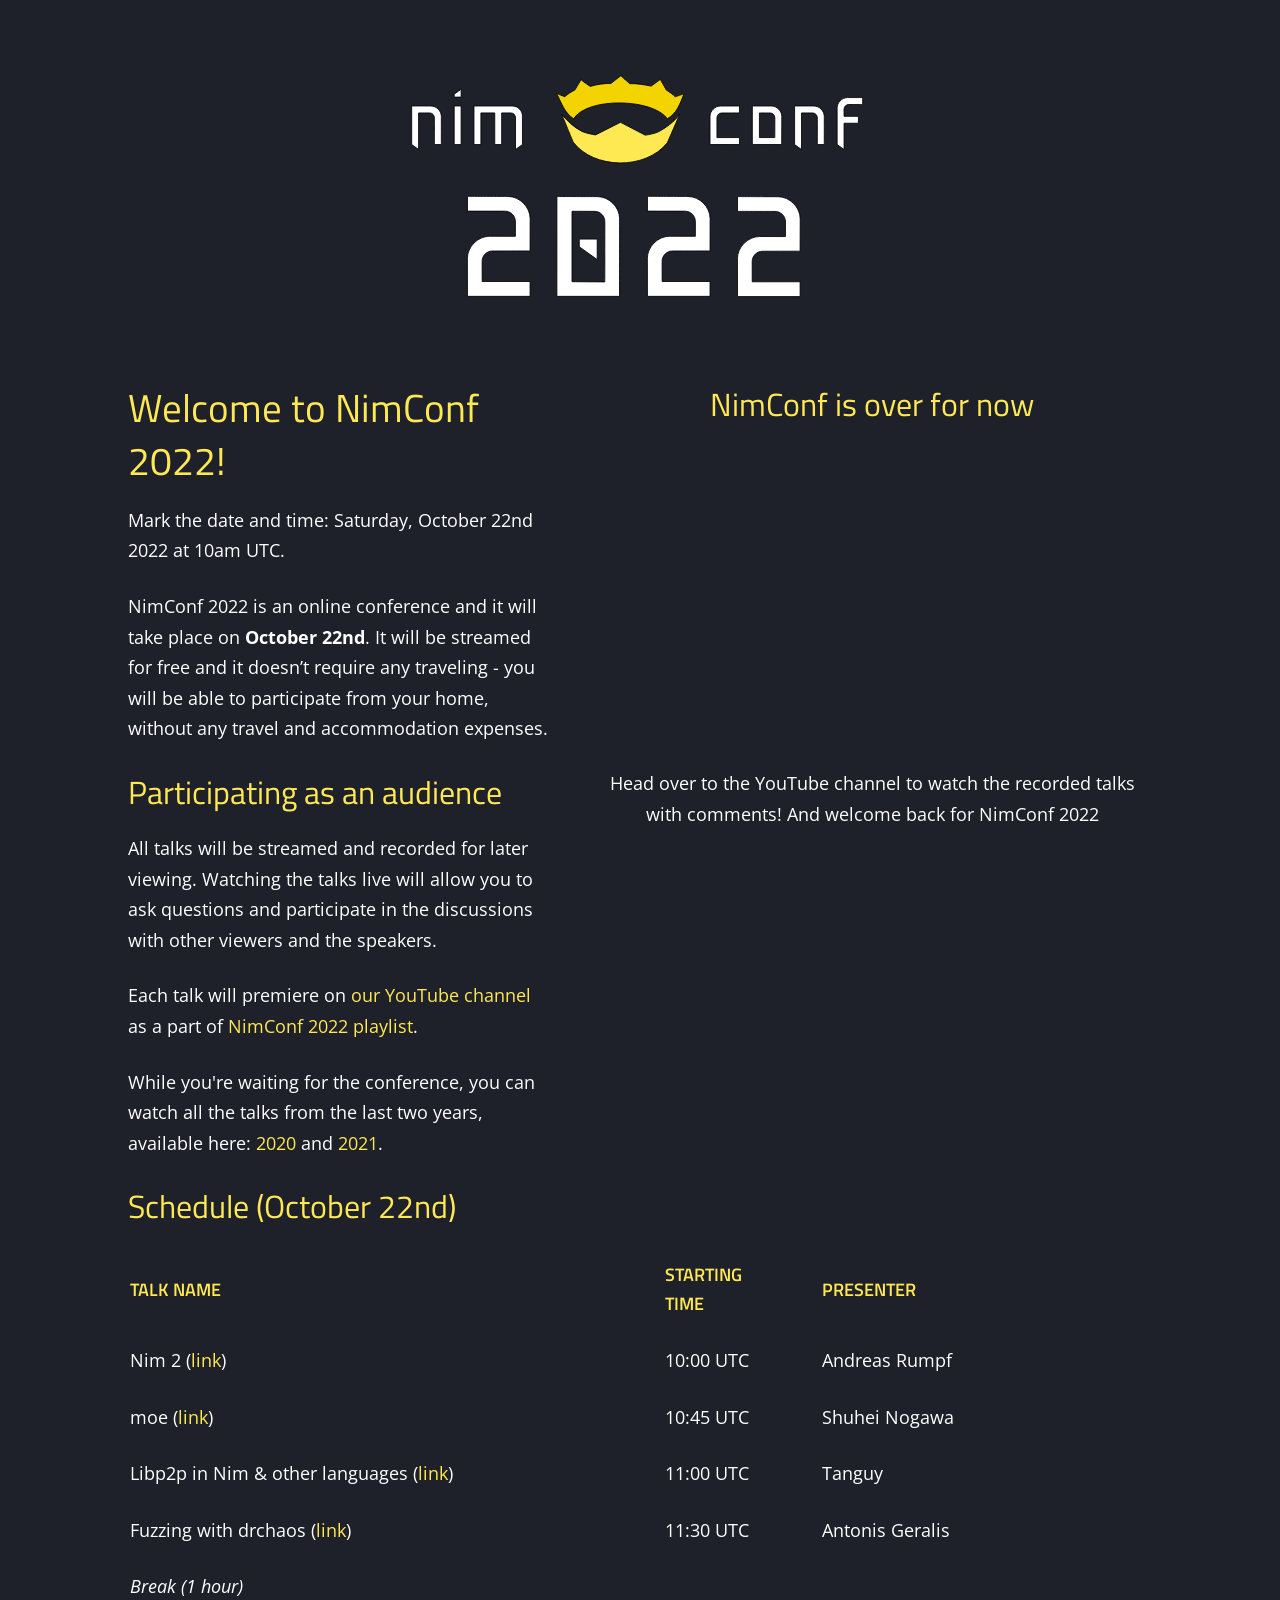
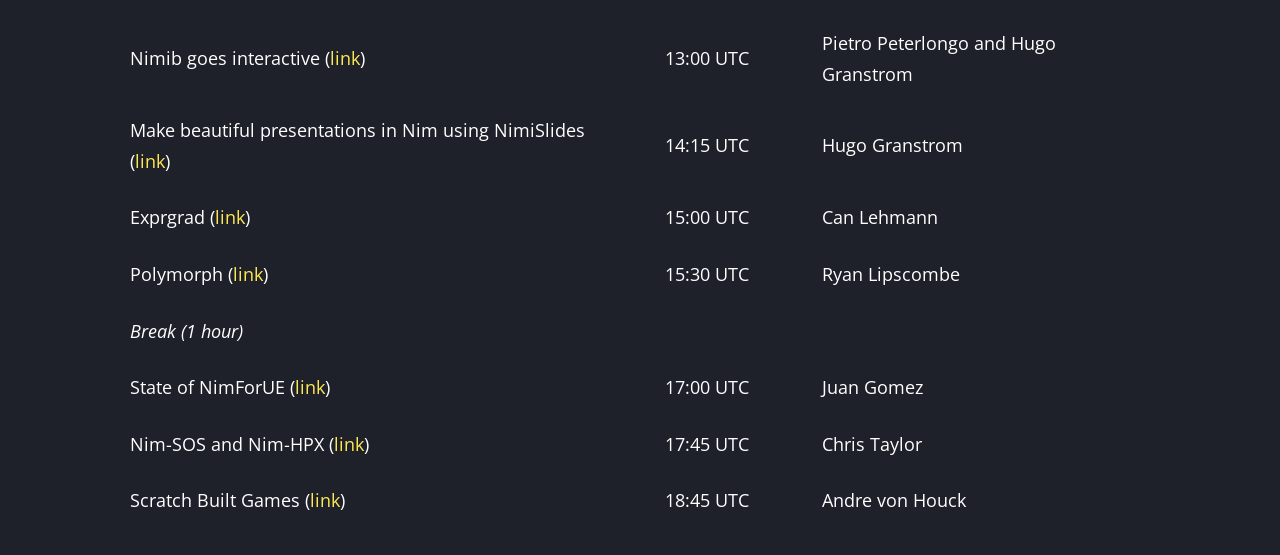
<file: 2022/index.html>
<!doctype html>
<html lang="en">
  <head>
    <title>NimConf 2022 - Online Nim conference</title>
    <meta charset="utf-8">
    <meta name="charset" content="utf-8">
    <link href="https://fonts.googleapis.com/css?family=Inconsolata|Open+Sans|Titillium+Web" rel="stylesheet">
    <link href="normalize.min.css" rel="stylesheet">
    <link href="variables.min.css" rel="stylesheet">
    <link href="skeletal.min.css" rel="stylesheet">

    <meta name="viewport" content="width=device-width, initial-scale=1">
    <meta name="description" content="NimConf 2022 will take place on October 22nd at 10am UTC. Streamed live and for free from YouTube.">

    <meta name="twitter:description" content="NimConf 2022 will take place on October 22nd at 10am UTC. Streamed live and for free from YouTube.">
    <meta property="og:description" content="NimConf 2022 will take place on October 22nd at 10am UTC. Streamed live and for free from YouTube.">

    <meta name="twitter:title" content="NimConf 2022">
    <meta name="twitter:site" content="@nim_lang">
    <meta name="twitter:card" content="summary_large_image">
    <meta name="twitter:image" content="twitter_banner.png">

    <meta property="og:title" content="NimConf 2022">
    <meta property="og:site_name" content="NimConf 2022">
    <meta property="og:type" content="website">
    <meta property="og:image" content="twitter_banner.png">
    <meta property="og:image:type" content="image/png">
    <meta property="og:image:width" content="1000">
    <meta property="og:image:height" content="500">
    <meta property="og:image:alt" content="NimConf 2022">

    <style>
      .countdowntable {
        border-spacing: 8px 4px;
        margin: 0 auto;
      }
      .countdowntable td, .countdowntable th {
        text-align: center;
        background-color: #2b2e3b;
        border-radius: 2px;
      }
      .countdowntable th:first-child, .countdowntable td:first-child {
        padding-left: var(--font-size);
      }
      .countdowntable th:last-child, .countdowntable td:last-child {
        padding-right: var(--font-size);
      }
      th > h6 {
        margin-bottom: 0;
      }
      a {
        text-decoration: none;
      }
      a:hover {
        text-decoration: underline;
      }
      li {
        list-style-type: none;
      }
      li:before {
        content: "» ";
        font-weight: bold;
        margin-right: 8px;
        color: #ffe953;
      }
    </style>
    <!-- Global site tag (gtag.js) - Google Analytics -->
    <script async src="https://www.googletagmanager.com/gtag/js?id=UA-48159761-2"></script>
    <script>
      window.dataLayer = window.dataLayer || [];
      function gtag(){dataLayer.push(arguments);}
      gtag('js', new Date());

      gtag('config', 'UA-48159761-2');
    </script>
  <script defer data-domain="conf.nim-lang.org" src="https://plausible.io/js/plausible.js"></script>
  </head>
  <body>
    <div class="container">
      <div class="u-hero u-center"><img width="500px" src="nim-conf-2022.svg"/></div>
      <div class="row">
        <div class="seven columns">
          <h3>Welcome to NimConf 2022!</h3>
          <p>Mark the date and time: Saturday, October 22nd 2022 at 10am UTC.</p>

          <p>NimConf 2022 is an online conference and it will take place on <strong>October 22nd</strong>.
          It will be streamed for free and it doesn’t require any traveling - you will be
          able to participate from your home, without any travel and accommodation expenses.</p>

          <h4 id="participating-as-an-audience">Participating as an audience</h4>

          <p>All talks will be streamed and recorded for later viewing.
          Watching the talks live will allow you to ask questions and participate in the
          discussions with other viewers and the speakers.</p>

          <p>Each talk will premiere on <a href="https://www.youtube.com/channel/UCDAYn_VFt0VisL5-1a5Dk7Q">our YouTube channel</a>
          as a part of <a href="https://www.youtube.com/watch?v=aDi50K_Id_k&list=PLxLdEZg8DRwSQQaK0UVRd1DaetVc3lIwr">NimConf 2022 playlist</a>.</p>

          <p>While you're waiting for the conference, you can watch all the talks from the last two years, available here: <a href="2020/">2020</a> and <a href="2021/">2021</a>.</p>
        </div>
        <div class="five columns">
          <div class="u-center" id="countdowncontainer">
            <h4>Streaming live in:</h4>
            <p>
              <table class="countdowntable">
                <thead>
                  <tr>
                    <th><h6>Days</h6></th>
                    <th><h6>Hours</h6></th>
                    <th><h6>Minutes</h6></th>
                    <th><h6>Seconds</h6></th>
                  </tr>
                </thead>
                <tbody id="countdown"></tbody>
              </table>
            </p>
          </div>
          <!--
          <h4>Relevant links and discussions</h4>
          <ul>
            <li><a href="https://nim-lang.org/blog/2022/05/14/nim-conference.html">Announcement blog-post</a></li>
            <li><a href="https://forum.nim-lang.org/t/6394">Hackathon discussion</a></li>
            <li>#nimconf discussion <a href="irc://freenode.net/nimconf">IRC</a>/<a href="https://discord.gg/pnFXTKA">Discord</a> (bridged)</li>
          </ul>
          -->
        </div>
      </div>
      <div class="row">
        <div class="twelve columns">
          <h4 id="time-schedule">Schedule (October 22nd)</h4>
          <table>
            <thead>
              <tr>
                <th><h6>Talk name</h6></th>
                <th><h6>Starting time</h6></th>
                <th><h6>Presenter</h6></th>
              </tr>
            </thead>
            <tbody>
              <tr>
                <td>Nim 2 (<a href="https://www.youtube.com/watch?v=aDi50K_Id_k&list=PLxLdEZg8DRwSQQaK0UVRd1DaetVc3lIwr&index=1">link</a>)</td>
                <td>10:00 UTC</td>
                <td>Andreas Rumpf</td>
              </tr>
            </tbody>
            <tbody>
              <tr>
                <td>moe (<a href="https://www.youtube.com/watch?v=ZXo4-xaLNiE&list=PLxLdEZg8DRwSQQaK0UVRd1DaetVc3lIwr&index=2">link</a>)</td>
                <td>10:45 UTC</td>
                <td>Shuhei Nogawa</td>
              </tr>
            </tbody>
            <tbody>
              <tr>
                <td>Libp2p in Nim & other languages (<a href="https://www.youtube.com/watch?v=r54k9QI-r_A&list=PLxLdEZg8DRwSQQaK0UVRd1DaetVc3lIwr&index=3">link</a>)</td>
                <td>11:00 UTC</td>
                <td>Tanguy</td>
              </tr>
            </tbody>
            <tbody>
              <tr>
                <td>Fuzzing with drchaos (<a href="https://www.youtube.com/watch?v=6gsgg1zpTTQ&list=PLxLdEZg8DRwSQQaK0UVRd1DaetVc3lIwr&index=4">link</a>)</td>
                <td>11:30 UTC</td>
                <td>Antonis Geralis</td>
              </tr>
            </tbody>
            <tbody>
              <tr>
                <td><em>Break (1 hour)</em></td>
              </tr>
            </tbody>
            <tbody>
              <tr>
                <td>Nimib goes interactive (<a href="https://www.youtube.com/watch?v=hZ7wX1kgnuc&list=PLxLdEZg8DRwSQQaK0UVRd1DaetVc3lIwr&index=5">link</a>)</td>
                <td>13:00 UTC</td>
                <td>Pietro Peterlongo and Hugo Granstrom</td>
              </tr>
            </tbody>
            <tbody>
              <tr>
                <td>Make beautiful presentations in Nim using NimiSlides (<a href="https://www.youtube.com/watch?v=Sf1TndCcIlU&list=PLxLdEZg8DRwSQQaK0UVRd1DaetVc3lIwr&index=6">link</a>)</td>
                <td>14:15 UTC</td>
                <td>Hugo Granstrom</td>
              </tr>
            </tbody>
            <tbody>
              <tr>
                <td>Exprgrad (<a href="https://www.youtube.com/watch?v=YXD8ZODahts&list=PLxLdEZg8DRwSQQaK0UVRd1DaetVc3lIwr&index=7">link</a>)</td>
                <td>15:00 UTC</td>
                <td>Can Lehmann</td>
              </tr>
            </tbody>
            <tbody>
              <tr>
                <td>Polymorph (<a href="https://www.youtube.com/watch?v=QHSHtFRw0CQ&list=PLxLdEZg8DRwSQQaK0UVRd1DaetVc3lIwr&index=8">link</a>)</td>
                <td>15:30 UTC</td>
                <td>Ryan Lipscombe</td>
              </tr>
            </tbody>
            <tbody>
              <tr>
                <td><em>Break (1 hour)</em></td>
              </tr>
            </tbody>
            <tbody>
              <tr>
                <td>State of NimForUE (<a href="https://www.youtube.com/watch?v=0b3ixaz2uOg&list=PLxLdEZg8DRwSQQaK0UVRd1DaetVc3lIwr&index=9">link</a>)</td>
                <td>17:00 UTC</td>
                <td>Juan Gomez</td>
              </tr>
            </tbody>
            <tbody>
              <tr>
                <td>Nim-SOS and Nim-HPX (<a href="https://www.youtube.com/watch?v=iWm1u1geJmo&list=PLxLdEZg8DRwSQQaK0UVRd1DaetVc3lIwr&index=10">link</a>)</td>
                <td>17:45 UTC</td>
                <td>Chris Taylor</td>
              </tr>
            </tbody>
            <tbody>
              <tr>
                <td>Scratch Built Games (<a href="https://www.youtube.com/watch?v=aKg5PxUi_eA&list=PLxLdEZg8DRwSQQaK0UVRd1DaetVc3lIwr&index=11">link</a>)</td>
                <td>18:45 UTC</td>
                <td>Andre von Houck</td>
              </tr>
            </tbody>
          </table>
        </div>
      </div>
    </div>
    <script>
      // Set the date we're counting down to
      var countDownDate = new Date(Date.UTC(2022, 9, 22, 10)).getTime();
      var endDate = new Date(Date.UTC(2022, 9, 22, 20)).getTime();

      var update = function() {

        // Get today's date and time
        var now = new Date().getTime();

        // Find the distance between now and the count down date
        var distance = countDownDate - now;

        // Time calculations for days, hours, minutes and seconds
        var days = Math.floor(distance / (1000 * 60 * 60 * 24));
        var hours = Math.floor((distance % (1000 * 60 * 60 * 24)) / (1000 * 60 * 60));
        var minutes = Math.floor((distance % (1000 * 60 * 60)) / (1000 * 60));
        var seconds = Math.floor((distance % (1000 * 60)) / 1000);

        // Output the result in an element with id="demo"
        document.getElementById("countdown").innerHTML = "<tr><td>" + days + "</td><td>" + hours + "</td><td>"
          + minutes + "</td><td>" + seconds + "</td></tr>";

        // If the count down is over, write some text
        if (distance < 0) {
          if (endDate - now >= 0) {
            var url = "https://www.youtube.com/embed/videoseries?list=PLxLdEZg8DRwRXNrY7yyGU0-g_GRSyRGKo";
            var talk2 =  new Date(Date.UTC(2022, 9, 22, 10, 45)).getTime();
            var talk3 =  new Date(Date.UTC(2022, 9, 22, 11, 00)).getTime();
            var talk4 =  new Date(Date.UTC(2022, 9, 22, 11, 30)).getTime();
            var talk5 =  new Date(Date.UTC(2022, 9, 22, 13, 00)).getTime();
            var talk6 =  new Date(Date.UTC(2022, 9, 22, 14, 15)).getTime();
            var talk7 =  new Date(Date.UTC(2022, 9, 22, 15, 00)).getTime();
            var talk8 =  new Date(Date.UTC(2022, 9, 22, 15, 30)).getTime();
            var talk9 =  new Date(Date.UTC(2022, 9, 22, 17, 00)).getTime();
            var talk10 = new Date(Date.UTC(2022, 9, 22, 17, 45)).getTime();
            var talk11 = new Date(Date.UTC(2022, 9, 22, 18, 45)).getTime();
            if (now > talk2 && now < talk3) {
              url += "&index=2";
            }
            if (now > talk3 && now < talk4) {
              url += "&index=3";
            }
            if (now > talk4 && now < talk5) {
              url += "&index=4";
            }
            if (now > talk5 && now < talk6) {
              url += "&index=5";
            }
            if (now > talk6 && now < talk7) {
              url += "&index=6";
            }
            if (now > talk7 && now < talk8) {
              url += "&index=7";
            }
            if (now > talk8 && now < talk9) {
              url += "&index=8";
            }
            if (now > talk9 && now < talk10) {
              url += "&index=9";
            }
            if (now > talk10 && now < talk11) {
              url += "&index=10";
            }
            if (now > talk11) {
              url += "&index=11";
            }

            document.getElementById("countdowncontainer").innerHTML = '<h4>NimConf is live!</h4><iframe width="560" height="315" src="' + url + '" frameborder="0" allow="accelerometer; autoplay; encrypted-media; gyroscope; picture-in-picture" allowfullscreen></iframe><p>Head over to the YouTube channel to discuss live with the presenters!</p>';
          } else {
            document.getElementById("countdowncontainer").innerHTML = '<h4>NimConf is over for now</h4><iframe width="560" height="315" src="https://www.youtube.com/embed/videoseries?list=PLxLdEZg8DRwSQQaK0UVRd1DaetVc3lIwr" frameborder="0" allow="accelerometer; autoplay; encrypted-media; gyroscope; picture-in-picture" allowfullscreen></iframe><p>Head over to the YouTube channel to watch the recorded talks with comments! And welcome back for NimConf 2022</p>';
            clearInterval(x);
          }
        }
      };
      // Update the count down every 1 second
      var x = setInterval(update, 1000);
      update();
    </script>
  </body>
</html>
</file>
<file: 2022/variables.min.css>
:root{--line-height:calc(1em * 1.7);--element-padding:8px;--element-border:1px;--element-height:calc(var(--line-height) + var(--element-padding)*2 + var(--element-border)*2);--border-radius:4px;--main-color:#33C3F0;--main-color-contrast:#FFF;--activated-color:#1EAEDB;--activated-color-contrast:#FFF;--container-max-width:1200px;--text-color:#fff;--link-color:#ffe953;--link-color-hover:#f1fa8c;--background-color:#1e202a;--font-family:"Open Sans",sans;--font-size:1.8rem;--font-weight:400;--heading-base-size:var(--font-size);--heading-increase-pitch:0.7rem;--heading-increase-pitch-phone:0.5rem;--heading-base-line-height:1.6;--heading-decrease-pitch:0.08;--heading-font-family:"Titillium Web";--heading-color:#ffe953;--heading-margin:1.8rem;--button-height:var(--element-height);--button-line-height:calc(var(--element-height) - var(--element-border));--button-border:var(--element-border) solid;--button-border-radius:var(--border-radius);--button-padding-leftright:30px;--button-color:#555;--button-background-color:var(--background-color);--button-border-color:#bbb;--button-color-focus:#333;--button-background-color-focus:var(--background-color);--button-border-color-focus:#888;--button-primary-color:var(--main-color-contrast);--button-primary-background-color:var(--main-color);--button-primary-border-color:var(--main-color);--button-primary-color-focus:var(--activated-color-contrast);--button-primary-background-color-focus:var(--activated-color);--button-primary-border-color-focus:var(--activated-color);--input-padding-topbottom:var(--element-padding);--input-padding-leftright:10px;--input-height:var(--element-height);--textarea-min-height:calc((var(--element-height) - var(--element-padding) - var(--element-border))*2);--input-border:var(--element-border) solid;--input-border-color:#D1D1D1;--input-border-color-focus:var(--main-color);--input-border-radius:var(--border-radius);--input-color:var(--text-color);--input-background-color:var(--background-color);--placeholder-color:var(--text-color);--placeholder-opacity:0.8;--code-color:var(--text-color);--code-background-color:#FAFAFA;--code-border:var(--element-border) solid;--code-border-color:#E1E1E1;--code-border-radius:var(--border-radius);--code-block-color:var(--code-color);--code-block-background-color:var(--code-background-color);--code-block-border:var(--code-border);--code-block-border-color:var(--code-border-color);--code-block-border-radius:var(--code-border-radius);--td-border-bottom:0px solid #E1E1E1;--hr-border-top:0px solid #E1E1E1;--navbar-border-top:1px solid #E1E1E1;--navbar-border-bottom:1px solid #E1E1E1;--hero-padding:6vh}
</file>
<file: 2022/skeletal.min.css>
@import url(variables.css);html{font-size:62.5%}body{font-size:var(--font-size);line-height:var(--line-height);font-weight:var(--font-weight);font-family:var(--font-family);color:var(--text-color);background-color:var(--background-color)}h1,h2,h3,h4,h5,h6{margin-top:0;margin-bottom:var(--heading-margin);color:var(--heading-color);font-family:var(--heading-font-family)}h1,h2{font-weight:400}h3,h4{font-weight:500}h5,h6{font-weight:600}h1{font-size:calc(var(--heading-base-size) + var(--heading-increase-pitch-phone)*5);line-height:calc(var(--heading-base-line-height) - var(--heading-decrease-pitch)*4)}h2{font-size:calc(var(--heading-base-size) + var(--heading-increase-pitch-phone)*4);line-height:calc(var(--heading-base-line-height) - var(--heading-decrease-pitch)*4)}h3{font-size:calc(var(--heading-base-size) + var(--heading-increase-pitch-phone)*3);line-height:calc(var(--heading-base-line-height) - var(--heading-decrease-pitch)*3)}h4{font-size:calc(var(--heading-base-size) + var(--heading-increase-pitch-phone)*2);line-height:calc(var(--heading-base-line-height) - var(--heading-decrease-pitch)*2)}h5{font-size:calc(var(--heading-base-size) + var(--heading-increase-pitch-phone));line-height:calc(var(--heading-base-line-height) - var(--heading-decrease-pitch))}h6{font-size:var(--heading-base-size);line-height:var(--heading-base-line-height);text-transform:uppercase}@media (min-width:550px){h1{font-size:calc(var(--heading-base-size) + var(--heading-increase-pitch)*5)}h2{font-size:calc(var(--heading-base-size) + var(--heading-increase-pitch)*4)}h3{font-size:calc(var(--heading-base-size) + var(--heading-increase-pitch)*3)}h4{font-size:calc(var(--heading-base-size) + var(--heading-increase-pitch)*2)}h5{font-size:calc(var(--heading-base-size) + var(--heading-increase-pitch))}h6{font-size:var(--heading-base-size)}}p{margin-top:0}a{color:var(--link-color)}a:hover{color:var(--link-color-hover)}.button,button,input[type=button],input[type=reset],input[type=submit]{display:inline-block;height:var(--button-height);padding:0 var(--button-padding-leftright);color:var(--button-color);background-color:var(--button-background-color);text-align:center;font-size:73%;font-weight:600;line-height:var(--button-line-height);letter-spacing:.1rem;text-transform:uppercase;text-decoration:none;white-space:nowrap;border-radius:var(--button-border-radius);border:var(--button-border);border-color:var(--button-border-color);cursor:pointer;box-sizing:border-box}.button:focus,.button:hover,button:focus,button:hover,input[type=button]:focus,input[type=button]:hover,input[type=reset]:focus,input[type=reset]:hover,input[type=submit]:focus,input[type=submit]:hover{color:var(--button-color-focus);background-color:var(--button-background-color-focus);border-color:var(--button-border-color-focus);outline:0}.button.button-primary,button.button-primary,input[type=button].button-primary,input[type=reset].button-primary,input[type=submit].button-primary{color:var(--button-primary-color);background-color:var(--button-primary-background-color);border-color:var(--button-primary-border-color)}.button.button-primary:focus,.button.button-primary:hover,button.button-primary:focus,button.button-primary:hover,input[type=button].button-primary:focus,input[type=button].button-primary:hover,input[type=reset].button-primary:focus,input[type=reset].button-primary:hover,input[type=submit].button-primary:focus,input[type=submit].button-primary:hover{color:var(--button-primary-color-focus);background-color:var(--button-primary-background-color-focus);border-color:var(--button-primary-border-color-focus)}input[type=email],input[type=number],input[type=password],input[type=search],input[type=tel],input[type=text],input[type=url],select,textarea{height:var(--input-height);padding:var(--input-padding-topbottom) var(--input-padding-leftright);color:var(--input-color);background-color:var(--input-background-color);border:var(--input-border) var(--input-border-color);border-radius:var(--input-border-radius);box-shadow:none;box-sizing:border-box}::placeholder{color:var(--placeholder-color);opacity:var(--placeholder-opacity)}input[type=email],input[type=number],input[type=password],input[type=search],input[type=tel],input[type=text],input[type=url],textarea{-webkit-appearance:none;-moz-appearance:none;appearance:none}textarea{min-height:var(--textarea-min-height);line-height:var(--line-height)}input[type=email]:focus,input[type=number]:focus,input[type=password]:focus,input[type=search]:focus,input[type=tel]:focus,input[type=text]:focus,input[type=url]:focus,select:focus,textarea:focus{border:var(--input-border) var(--input-border-color-focus);outline:0}label,legend{display:block;margin-bottom:.5rem;font-weight:600}fieldset{padding:0;border-width:0}input[type=checkbox],input[type=radio]{display:inline}label>.label-body{display:inline-block;margin-left:.5rem;font-weight:400}ul{list-style:circle inside}ol{list-style:decimal inside}ol,ul{padding-left:0;margin:0 auto}ol ol,ol ul,ul ol,ul ul{margin:1.5rem 0 1.5rem 3rem;font-size:90%}li{margin-bottom:1rem}code{padding:.2rem .5rem;margin:0 .2rem;font-size:90%;white-space:nowrap;color:var(--code-color);background:var(--code-background-color);border:var(--code-border) var(--code-border-color);border-radius:var(--code-border-radius)}pre>code{display:block;padding:1rem 1.5rem;white-space:pre;color:var(--code-block-color);background:var(--code-block-background-color);border:var(--code-block-border) var(--code-block-border-color);border-radius:var(--code-block-border-radius);overflow-x:auto}td,th{padding:calc(var(--font-size)/1.5) calc(var(--font-size));text-align:left;border-bottom:var(--td-border-bottom)}td:first-child,th:first-child{padding-left:0}td:last-child,th:last-child{padding-right:0}.button,button{margin-bottom:1rem}fieldset,input,select,textarea{margin-bottom:1.5rem}blockquote,dl,figure,form,p,pre,table{margin-bottom:2.5rem}.u-full-width{width:100%;box-sizing:border-box}.u-max-full-width{max-width:100%;box-sizing:border-box}.u-pull-right{float:right!important}.u-pull-left{float:left!important}.u-center{text-align:center;justify-content:center}.u-uppcase{text-transform:uppercase}.u-hero>*{margin-top:0}.u-hero>.row{margin-right:0;margin-left:0}.u-hero{padding-top:var(--hero-padding);margin-bottom:var(--hero-padding)}ul.navbar{list-style-type:none;margin:4rem 0;padding:0;padding-bottom:calc(.2em + 1vmin);overflow:hidden;border-top:var(--navbar-border-top);border-bottom:var(--navbar-border-bottom)}ul.navbar>li{float:left;margin-bottom:0}ul.navbar>li.u-pull-right{flex-grow:1;text-align:right}ul.navbar>li a{display:block;padding-left:1rem;padding-right:1rem;padding-top:calc(.3rem + 1vmin);text-decoration:none}@media (min-width:550px){ul.navbar>li a{padding-left:1.5rem;padding-right:1.5rem}}ul.navbar>li a>*{margin:0!important}hr{margin-top:4rem;margin-bottom:4.5rem;border-width:0;border-top:var(--hr-border-top)}.container:after,.u-cf,.u-hero:after{content:"";display:table;clear:both}.container{position:relative;width:100%;max-width:var(--container-max-width);margin:0 auto;padding:0 20px;box-sizing:border-box}.column,.columns{width:100%;float:left;box-sizing:border-box}@media (min-width:400px){.container{width:85%;padding:0}}@media (min-width:550px){.row{display:flex}.container{width:80%}.column,.columns{padding-left:2%;padding-right:2%}.column:first-child,.columns:first-child{padding-left:0}.column:last-child,.columns:last-child{padding-right:0}.one.column,.one.columns{flex-basis:8.3333333333%}.two.columns{flex-basis:16.6666666667%}.three.columns{flex-basis:25%}.four.columns{flex-basis:33.3333333333%}.five.columns{flex-basis:41.6666666667%}.six.columns{flex-basis:50%}.seven.columns{flex-basis:58.3333333333%}.eight.columns{flex-basis:66.6666666667%}.nine.columns{flex-basis:75%}.ten.columns{flex-basis:83.3333333333%}.eleven.columns{flex-basis:91.6666666667%}.twelve.columns{flex-basis:100%;margin-left:0}.one-third.column{flex-basis:33.3333333333%}.two-thirds.column{flex-basis:66.6666666667%}.one-half.column{flex-basis:50%}.offset-by-one.column,.offset-by-one.columns{margin-left:8.3333333333%}.offset-by-two.column,.offset-by-two.columns{margin-left:16.6666666667%}.offset-by-three.column,.offset-by-three.columns{margin-left:25%}.offset-by-four.column,.offset-by-four.columns{margin-left:33.3333333333%}.offset-by-five.column,.offset-by-five.columns{margin-left:41.6666666666%}.offset-by-six.column,.offset-by-six.columns{margin-left:50%}.offset-by-seven.column,.offset-by-seven.columns{margin-left:58.3333333333%}.offset-by-eight.column,.offset-by-eight.columns{margin-left:66.6666666667%}.offset-by-nine.column,.offset-by-nine.columns{margin-left:75%}.offset-by-ten.column,.offset-by-ten.columns{margin-left:83.3333333333%}.offset-by-eleven.column,.offset-by-eleven.columns{margin-left:91.6666666667%}.offset-by-one-third.column,.offset-by-one-third.columns{margin-left:33.3333333333%}.offset-by-two-thirds.column,.offset-by-two-thirds.columns{margin-left:66.6666666667%}.offset-by-one-half.column,.offset-by-one-half.columns{margin-left:50%}}
</file>
